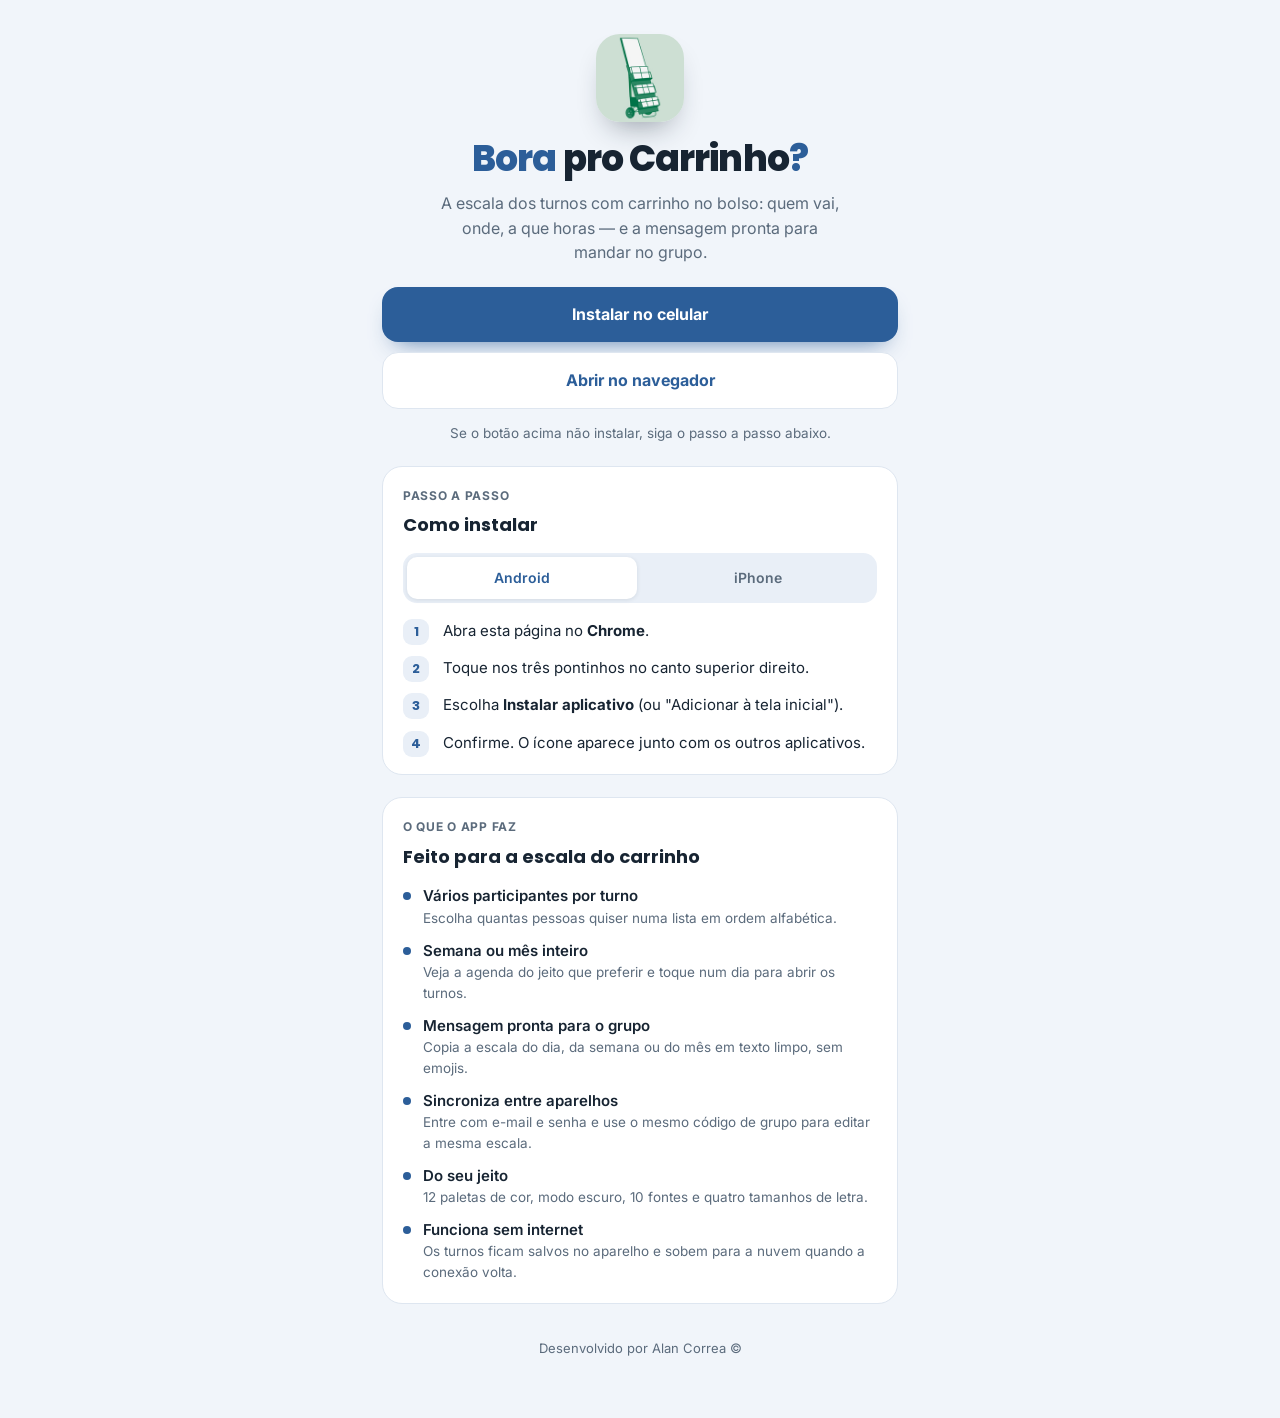
<file: instalar.html>
<!DOCTYPE html>
<html lang="pt-BR">
<head>
<meta charset="UTF-8" />
<meta name="viewport" content="width=device-width, initial-scale=1.0, viewport-fit=cover" />
<title>Instalar · Bora pro Carrinho?</title>
<meta name="description" content="Instale o Bora pro Carrinho? no celular e organize a escala dos turnos com carrinho." />
<meta name="theme-color" content="#2C5E99" />
<link rel="icon" href="favicon.png" />
<link rel="apple-touch-icon" href="icone-180.png" />
<link rel="manifest" href="manifest.webmanifest" />
<link rel="preconnect" href="https://fonts.googleapis.com" />
<link rel="preconnect" href="https://fonts.gstatic.com" crossorigin />
<link href="https://fonts.googleapis.com/css2?family=Poppins:wght@600;700;800&family=Inter:wght@400;500;600;700&display=swap" rel="stylesheet" />
<style>
  * { box-sizing: border-box; margin: 0; padding: 0; }
  :root {
    --bg: #F1F5FA; --surface: #FFFFFF; --surface-2: #E9EFF7;
    --primary: #2C5E99; --onprimary: #FFFFFF;
    --text: #172432; --textsec: #5B6B7C; --border: #DEE6F0;
  }
  body {
    font-family: "Inter", -apple-system, BlinkMacSystemFont, "Segoe UI", sans-serif;
    background: var(--bg); color: var(--text); line-height: 1.55;
    -webkit-font-smoothing: antialiased;
  }
  h1, h2, h3, button { font-family: "Poppins", "Inter", sans-serif; }
  button { font: inherit; cursor: pointer; border: none; background: none; color: inherit; }
  a { color: var(--primary); text-decoration: none; }
  .wrap { max-width: 560px; margin: 0 auto; padding: 34px 22px 60px; }

  .hero { text-align: center; }
  .app-icon {
    width: 88px; height: 88px; border-radius: 24px; margin: 0 auto 18px; display: block;
    box-shadow: 0 16px 30px -14px rgba(23,36,50,.45);
  }
  h1 { font-size: 2.25rem; font-weight: 800; letter-spacing: -.025em; line-height: 1.08; }
  .mark { color: var(--primary); }
  .tagline { font-size: 1rem; color: var(--textsec); margin: 12px auto 0; max-width: 400px; }

  .btn {
    display: flex; align-items: center; justify-content: center; gap: 8px; width: 100%;
    border-radius: 16px; padding: 15px 18px; font-weight: 700; font-size: 1rem;
    background: var(--primary); color: var(--onprimary); margin-top: 22px;
    box-shadow: 0 12px 24px -14px rgba(44,94,153,.9);
  }
  .btn.secundario { background: var(--surface); color: var(--primary); border: 1px solid var(--border); box-shadow: none; margin-top: 10px; }
  .btn:active { transform: scale(.99); }

  .card { background: var(--surface); border: 1px solid var(--border); border-radius: 20px; padding: 20px; margin-top: 22px; }
  .eyebrow { font-size: .75rem; font-weight: 700; letter-spacing: .06em; text-transform: uppercase; color: var(--textsec); }
  h2 { font-size: 1.125rem; font-weight: 700; margin: 6px 0 14px; }

  .abas { display: flex; gap: 6px; background: var(--surface-2); padding: 4px; border-radius: 14px; margin-bottom: 16px; }
  .aba { flex: 1; text-align: center; padding: 10px 0; border-radius: 10px; font-size: .875rem; font-weight: 600; color: var(--textsec); }
  .aba.on { background: var(--surface); color: var(--primary); box-shadow: 0 1px 4px rgba(23,36,50,.1); }

  ol { list-style: none; counter-reset: passo; }
  ol li { counter-increment: passo; position: relative; padding-left: 40px; margin-bottom: 14px; font-size: .9375rem; }
  ol li::before {
    content: counter(passo); position: absolute; left: 0; top: 0;
    width: 26px; height: 26px; border-radius: 9px; background: var(--surface-2); color: var(--primary);
    display: flex; align-items: center; justify-content: center; font-weight: 700; font-size: .8125rem;
    font-family: "Poppins", sans-serif;
  }
  ol li:last-child { margin-bottom: 0; }

  .recursos { display: grid; gap: 10px; }
  .recurso { display: flex; gap: 12px; align-items: flex-start; }
  .recurso .ponto { width: 8px; height: 8px; border-radius: 50%; background: var(--primary); margin-top: 8px; flex-shrink: 0; }
  .recurso .rt { font-weight: 600; font-size: .9375rem; }
  .recurso .rs { font-size: .84375rem; color: var(--textsec); }

  .nota { font-size: .84375rem; color: var(--textsec); margin-top: 14px; }
  footer { text-align: center; font-size: .8125rem; color: var(--textsec); margin-top: 34px; }
  .escondido { display: none; }
</style>
</head>
<body>
<div class="wrap">

  <div class="hero">
    <img class="app-icon" src="icone-192.png" alt="Ícone do aplicativo" />
    <h1><span class="mark">Bora</span> pro Carrinho<span class="mark">?</span></h1>
    <p class="tagline">A escala dos turnos com carrinho no bolso: quem vai, onde, a que horas — e a mensagem pronta para mandar no grupo.</p>
    <button class="btn" id="btnInstalar">Instalar no celular</button>
    <a class="btn secundario" href="index.html">Abrir no navegador</a>
    <p class="nota" id="notaInstalar">Se o botão acima não instalar, siga o passo a passo abaixo.</p>
  </div>

  <div class="card">
    <div class="eyebrow">Passo a passo</div>
    <h2>Como instalar</h2>
    <div class="abas">
      <button class="aba on" data-aba="android">Android</button>
      <button class="aba" data-aba="iphone">iPhone</button>
    </div>

    <ol id="passos-android">
      <li>Abra esta página no <b>Chrome</b>.</li>
      <li>Toque nos três pontinhos no canto superior direito.</li>
      <li>Escolha <b>Instalar aplicativo</b> (ou "Adicionar à tela inicial").</li>
      <li>Confirme. O ícone aparece junto com os outros aplicativos.</li>
    </ol>

    <ol id="passos-iphone" class="escondido">
      <li>Abra esta página no <b>Safari</b>.</li>
      <li>Toque no botão de compartilhar (o quadrado com a seta para cima).</li>
      <li>Role a lista e escolha <b>Adicionar à Tela de Início</b>.</li>
      <li>Toque em <b>Adicionar</b>, no canto superior direito.</li>
    </ol>
  </div>

  <div class="card">
    <div class="eyebrow">O que o app faz</div>
    <h2>Feito para a escala do carrinho</h2>
    <div class="recursos">
      <div class="recurso"><span class="ponto"></span><div>
        <div class="rt">Vários participantes por turno</div>
        <div class="rs">Escolha quantas pessoas quiser numa lista em ordem alfabética.</div></div></div>
      <div class="recurso"><span class="ponto"></span><div>
        <div class="rt">Semana ou mês inteiro</div>
        <div class="rs">Veja a agenda do jeito que preferir e toque num dia para abrir os turnos.</div></div></div>
      <div class="recurso"><span class="ponto"></span><div>
        <div class="rt">Mensagem pronta para o grupo</div>
        <div class="rs">Copia a escala do dia, da semana ou do mês em texto limpo, sem emojis.</div></div></div>
      <div class="recurso"><span class="ponto"></span><div>
        <div class="rt">Sincroniza entre aparelhos</div>
        <div class="rs">Entre com e-mail e senha e use o mesmo código de grupo para editar a mesma escala.</div></div></div>
      <div class="recurso"><span class="ponto"></span><div>
        <div class="rt">Do seu jeito</div>
        <div class="rs">12 paletas de cor, modo escuro, 10 fontes e quatro tamanhos de letra.</div></div></div>
      <div class="recurso"><span class="ponto"></span><div>
        <div class="rt">Funciona sem internet</div>
        <div class="rs">Os turnos ficam salvos no aparelho e sobem para a nuvem quando a conexão volta.</div></div></div>
    </div>
  </div>

  <footer>Desenvolvido por Alan Correa ©</footer>
</div>

<script>
  var prompt = null;
  var botao = document.getElementById("btnInstalar");
  var nota = document.getElementById("notaInstalar");

  window.addEventListener("beforeinstallprompt", function (e) {
    e.preventDefault();
    prompt = e;
    nota.textContent = "Um toque e pronto.";
  });

  botao.addEventListener("click", function () {
    if (prompt) {
      prompt.prompt();
      prompt.userChoice.then(function (r) {
        if (r.outcome === "accepted") nota.textContent = "Instalado. Procure o ícone na tela inicial.";
        prompt = null;
      });
    } else {
      nota.textContent = "Seu navegador não abriu a instalação automática. Siga o passo a passo abaixo.";
      document.querySelector(".card").scrollIntoView({ behavior: "smooth" });
    }
  });

  window.addEventListener("appinstalled", function () {
    nota.textContent = "Instalado. Procure o ícone na tela inicial.";
  });

  document.querySelectorAll("[data-aba]").forEach(function (b) {
    b.addEventListener("click", function () {
      var alvo = b.getAttribute("data-aba");
      document.querySelectorAll("[data-aba]").forEach(function (x) { x.classList.remove("on"); });
      b.classList.add("on");
      document.getElementById("passos-android").classList.toggle("escondido", alvo !== "android");
      document.getElementById("passos-iphone").classList.toggle("escondido", alvo !== "iphone");
    });
  });

  if (/iPhone|iPad|iPod/i.test(navigator.userAgent)) {
    document.querySelector('[data-aba="iphone"]').click();
  }
</script>
</body>
</html>
</file>
